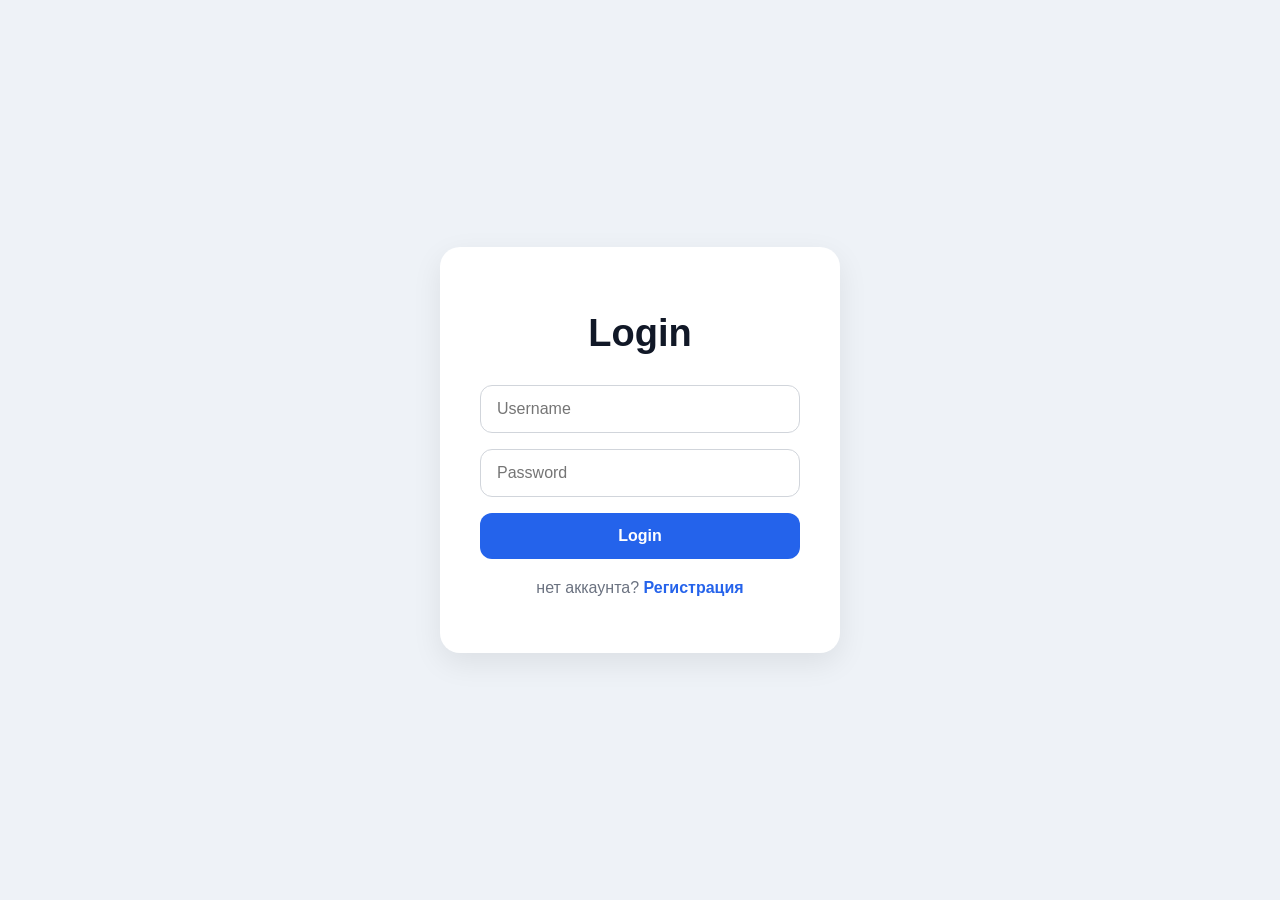
<file: wwwroot/Login.html>
﻿<!DOCTYPE html>
<html>
<head>
    <meta charset="utf-8" />
    <title></title>
    <link rel="stylesheet" href="Style.css" />
</head>
<body>
    <div class="auth-container">
        <h1>Login</h1>

        <input id="username" placeholder="Username" />
        <input id="password" type="password" placeholder="Password" />

        <button onclick="login()">Login</button>

        <p>
            нет аккаунта?
            <a href="Register.html">Регистрация</a>
        </p>
    </div>

    <script src="Auth.js"></script>

</body>
</html>
</file>
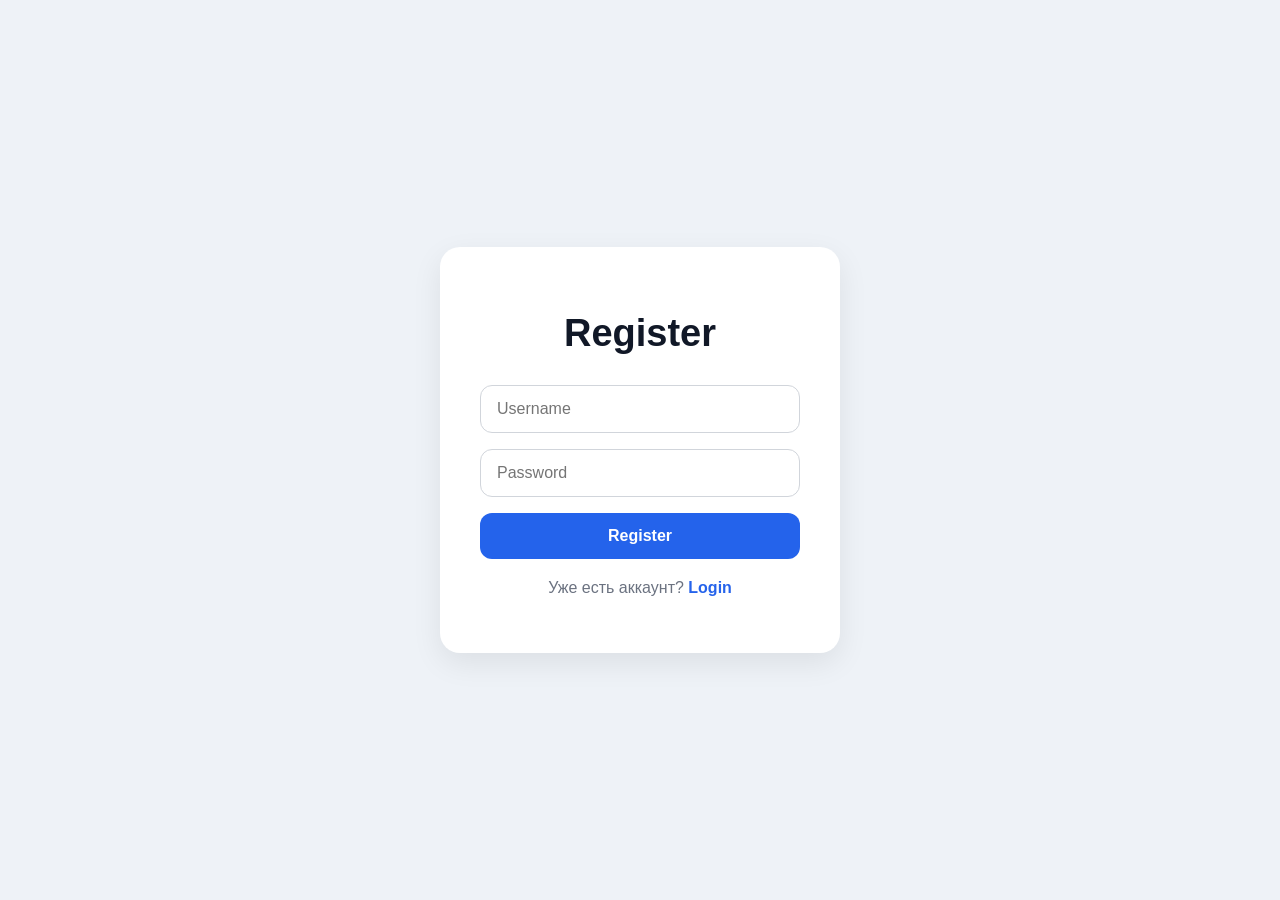
<file: wwwroot/Register.html>
﻿<!DOCTYPE html>
<html>
<head>
    <meta charset="utf-8" />
    <title></title>
    <link rel="stylesheet" href="Style.css" />
</head>
<body>

    <div class="auth-container">
        <h1>Register</h1>

        <input id="username" placeholder="Username" />
        <input id="password" placeholder="Password" />

        <button onclick="register()">Register</button>
        <p>Уже есть аккаунт?
        <a href="Login.html">Login</a>
        </p>

    </div>
<script src="Auth.js"></script>
</body>
</html>
</file>
<file: wwwroot/Style.css>
﻿*{
    box-sizing: border-box;
}
body{
    margin: 0;
    font-family: Arial, sans-serif;
    background: #eef2f7;
    padding: 0;

    display:flex;
    justify-content: center;
    align-items: center;

    min-height: 100vh;

}
.chat-container{
    width: 100%;
    margin: 60px auto;
    background: white;
    border-radius: 16px;
    padding: 20px;
    box-shadow: 0 10px 30px rgba(0,0,0,0.12);
}
h1{
    text-align:center;
    margin-bottom:20px;
}
.chat-box{
    height:400px;
    overflow-y: auto;
    border: 1px solid #ddd;
    border-radius: 12px;
    padding: 15px;
    background: #f9fafb;
}
.message{
    max-width: 80%;
    padding: 12px 14px;
    margin-bottom: 12px;
    border-radius: 12px;
    line-height: 1.4;

}
.user{
    background: #2563eb;
    color:white;
    margin-left:auto;
}
.bot{
    background: #e5e7eb;
    color: #111827;
    margin-right: auto;
}
button{
    padding: 12px 18px;
    border: none;
    border-radius: 10px;
    background: #16a34a;
    color:white;
    cursor:pointer;
}
button:hover{
    background: #15803d;
}
.message{
    animation: fadeIn 0.3s ease-in;

}
@keyframes fadeIn{
    from {opacity: 0; transform: translateY(10px);}
    to{opacity: 1; transform: translateY(0);}
}
.auth-container{
    width: 400px;
    background: white;
    padding: 40px;
    border-radius: 20px;
    box-shadow: 0 10px 30px rgba(0,0,0,0.08);
    animation: fadeIn 0.4s ease;


}
.auth-container h1{
    text-align: center;
    margin-bottom: 30px;
    font-size: 38px;
    color: #111827;

}
.auth-container input{
    width: 100%;
    padding: 14px 16px;
    margin-bottom: 16px;
    border-radius: 12px;
    border: 1px solid #d1d5db;
    font-size: 16px;
    box-sizing: border-box;
    transition: 0.2s;

}
.auth-container input:focus{
    outline: none;
    border-color: #2563eb;
    box-shadow: 0 0 0 4px rgba(37,99,235,0.15);

}
.auth-container button{
    width: 100%;
    padding: 14px;
    border: none;
    border-radius: 12px;
    background: #2463eb;
    color: white;
    font-size: 16px;
    font-weight: bold;
    cursor: pointer;
    transition: 0.2s;

}
.auth-container button:hover{
    background: #1d4ed8;
    transform: translateY(-1px);
}
.auth-container p{
    margin-top: 20px;
    text-align: center;
    color: #6b7280;
}
.auth-container a{
    color: #2563eb;
    text-decoration: none;
    font-weight: bold;
}
.auth-container a:hover{
    text-decoration: underline;
}
.transactions-list{
    margin-bottom: 40px;
    display: flex;
    flex-direction: column;
    gap: 16px;
    width: 100%;

}
.transaction-item{
    display: flex;
    justify-content: space-between;
    align-items: center;
    padding: 18px 22px;
    border-radius: 14px;
    background: white;
    box-shadow: 0 4px 12px rgba(0,0,0,0.05);
    width: 100%;
}
.transaction-info{
    display: flex;
    flex-direction: column;
    gap: 6px;
}
.transaction-category{
    font-weight: bold;
    font-size: 16px;
    color: #111827;
}
.transaction-description{
    color: gray;
    font-size: 14px;
}
.transaction-amount{
    font-size: 18px;
    font-weight: bold;
}
.income{
    color: #16a34a;
}
.expense{
    color: #dc2626;
}
.top-bar{
    display: flex;
    justify-content: space-between;
    align-items: center;
    margin-bottom: 30px;
}
.transaction-form{
    display: flex;
    gap: 12px;
    align-items: center;
    flex-wrap: wrap;
    margin-bottom: 30px;
}
.transaction-form input,
.transaction-form select{
    padding: 12px 14px;
    border-radius: 12px;
    border: 1px solid #d1d5db;
    font-size: 15px;
    background: white;
}
.transaction-form button{
    padding: 12px 24px;
    border: none;
    border-radius: 12px;
    background: #16a34a;
    color: white;
    font-weight: bold;
    cursor: pointer;
    transition: 0.2s;
}
.transaction-form button:hover{
    background: #15803d;

}
.logout-btn{
    padding: 12px 20px;
    border: none;
    border-radius: 12px;
    background: #ef4444;
    color: white;
    cursor: pointer;
    font-weight: bold;
}
.page {
    width: 100%;
    max-width: 1100px;
    margin: 0 auto;
    display: flex;
    flex-direction: column;
    gap: 30px;
}
.stats-grid{
    display: grid;
    grid-template-columns:
        repeat(3,1fr);
    gap: 20px;
    margin-bottom: 30px;

}
.stats-card{
    background: white;
    border-radius: 20px;
    padding: 24px;
    box-shadow: 0 4px 14px rgba(0,0,0,0.06);
}
.stat-title{
    color: #6b7280;
    font-size: 14px;
    margin-bottom: 10px;
}
.stat-value{
    font-size: 34px;
    font-weight: bold;
    color: #111827
}
.delete-btn{
    width: 34px;
    height: 34px;
    border: none;
    border-radius: 50%;
    background: #ef4444;
    color:white;
    cursor:pointer;
    font-size:14px;
    display: flex;
    justify-content: center;
    align-items: center;

}
.transaction-right{
    display: flex;
    align-items: center;
    gap: 14px;

}
.delete-btn:hover{
    background: #dc2626;
}
.charts-grid{
    display: grid;
    grid-template-columns: 1fr 1fr;
    gap: 20px;

}
.chart-card{
    background: white;
    border-radius: 20px;
    padding: 24px;
    box-shadow: 0 4px 14px rgba(0,0,0,0.06);
}
.chart-card h3{
    margin-top: 0;
    margin-bottom: 20px;
    color: #111827;
}
.chart-card canvas{
    max-height: 260px;
}
.pdf-btn{
    background: #111827;
    color: white;
    border: none;
    border-radius: 12px;
    padding: 12px 20px;
    font-weight: bold;
    cursor: pointer;
}
.pdf-btn:hover{
    background: #374151;
}
.goal-progress{
    height: 14px;
    background: #e5e7eb;
    border-radius: 20px;
    overflow: hidden;
}
.goal-fill{
    height: 100%;
    background: #16a34a;
}
#calendar{
    background:white;
    padding:20px;
    border-radius:20px;
    margin-top:20px;
}
#dayTransactions{
    margin-top:20px;

}
.day-item{
    background: white;
    padding:12px;
    border-radius: 12px;
    margin-bottom:10px;

}
</file>
